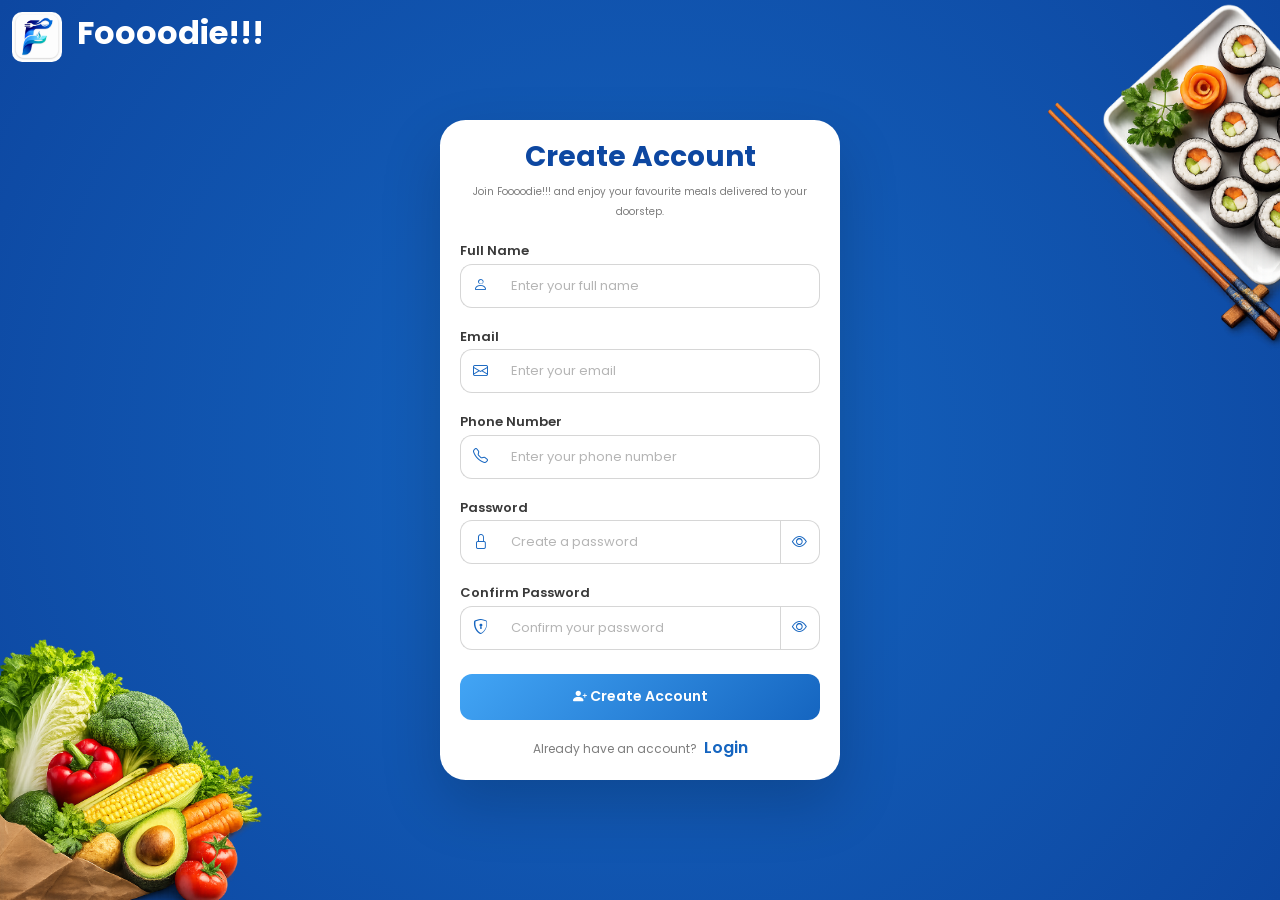
<file: index.html>
<!DOCTYPE html>
<html lang="en">

<head>

    <meta charset="UTF-8">

    <meta name="viewport" content="width=device-width, initial-scale=1.0">

    <title>Foooodie!!! | Register</title>

    <!-- Bootstrap CSS -->
    <link href="https://cdn.jsdelivr.net/npm/bootstrap@5.3.7/dist/css/bootstrap.min.css" rel="stylesheet">

    <!-- Bootstrap Icons -->
    <link rel="stylesheet" href="https://cdn.jsdelivr.net/npm/bootstrap-icons@1.13.1/font/bootstrap-icons.min.css">

    <!-- Google Font -->
    <link href="https://fonts.googleapis.com/css2?family=Poppins:wght@300;400;500;600;700;800&display=swap"
        rel="stylesheet">

    <!-- CSS -->
    <link rel="stylesheet" href="css/common.css">
    <link rel="stylesheet" href="css/register.css">

</head>

<body>

    <div class="page">

        <!-- ===========================
                BRAND
        ============================ -->

        <header class="brand">

            <div class="logo-box">
                <img src="assets/images/logo.png" alt="Foooodie Logo">
            </div>

            <h1>Foooodie!!!</h1>

        </header>


        <!-- ===========================
                MAIN SECTION
        ============================ -->

        <div class="container-fluid">

            <div class="row align-items-center justify-content-center page-row">

                <!-- LEFT IMAGE -->

                <div class="col-lg-3 left-side">

                    <img src="assets/images/vegetables-left.png" class="left-image" alt="Vegetables">

                </div>


                <!-- REGISTER CARD -->

                <div class="col-lg-6 d-flex justify-content-center">

                    <div class="register-card">

                        <!-- CARD HEADER -->

                        <div class="card-header">

                            <h2>Create Account</h2>

                            <p>
                                Join Foooodie!!! and enjoy your favourite meals delivered to your doorstep.
                            </p>

                        </div>

                        <!-- FORM -->

                        <form id="registerForm" action="RegisterServlet" method="post">

                            <!-- Full Name -->

                            <div class="mb-3">

                                <label class="form-label">
                                    Full Name
                                </label>

                                <div class="input-group">

                                    <span class="input-group-text">
                                        <i class="bi bi-person"></i>
                                    </span>

                                    <input type="text" id="fullname" name="fullname" class="form-control"
                                        placeholder="Enter your full name" required>

                                </div>

                            </div>


                            <!-- Email -->

                            <div class="mb-3">

                                <label class="form-label">
                                    Email
                                </label>

                                <div class="input-group">

                                    <span class="input-group-text">
                                        <i class="bi bi-envelope"></i>
                                    </span>

                                    <input type="email" id="email" name="email" class="form-control"
                                        placeholder="Enter your email" required>

                                </div>

                            </div>


                            <!-- Phone Number -->

                            <div class="mb-3">

                                <label class="form-label">
                                    Phone Number
                                </label>

                                <div class="input-group">

                                    <span class="input-group-text">
                                        <i class="bi bi-telephone"></i>
                                    </span>

                                    <input type="tel" id="phone" name="phone" class="form-control"
                                        placeholder="Enter your phone number" required>

                                </div>

                            </div>


                            <!-- Password -->

                            <div class="mb-3">

                                <label class="form-label">
                                    Password
                                </label>

                                <div class="input-group">

                                    <span class="input-group-text">
                                        <i class="bi bi-lock"></i>
                                    </span>

                                    <input type="password" id="password" name="password" class="form-control"
                                        placeholder="Create a password" required>

                                    <span class="input-group-text password-toggle" id="togglePassword"><i class="bi bi-eye"></i></span>

                                </div>

                            </div>


                            <!-- Confirm Password -->

                            <div class="mb-3">

                                <label class="form-label">
                                    Confirm Password
                                </label>

                                <div class="input-group">

                                    <span class="input-group-text">
                                        <i class="bi bi-shield-lock"></i>
                                    </span>

                                    <input type="password" id="confirmPassword" name="confirmPassword"
                                        class="form-control" placeholder="Confirm your password" required>

                                    <span class="input-group-text password-toggle" id="toggleConfirmPassword"><i class="bi bi-eye"></i></span>

                                </div>

                            </div>


                            <!-- REGISTER BUTTON -->

                            <div class="d-grid mt-4">

                                <button type="submit" class="btn register-btn">

                                    <i class="bi bi-person-plus-fill"></i>

                                    Create Account

                                </button>

                            </div>


                            <!-- LOGIN LINK -->

                            <div class="text-center mt-3">

                                <span class="login-text">

                                    Already have an account?

                                </span>

                                <a href="login.html" class="login-link">

                                    Login

                                </a>

                            </div>

                        </form>

                    </div>

                </div>


                <!-- RIGHT IMAGE -->

                <div class="col-lg-3 right-side">

                    <img src="assets/images/sushi-right.png" class="right-image" alt="Sushi">

                </div>

            </div>

        </div>

    </div>

    <!-- Bootstrap JS -->

    <script src="https://cdn.jsdelivr.net/npm/bootstrap@5.3.7/dist/js/bootstrap.bundle.min.js"></script>

    <!-- Validation -->

    <script src="js/validation.js"></script>

</body>

</html>
</file>
<file: css/common.css>
/* =====================================================
                GOOGLE FONT
===================================================== */

@import url('https://fonts.googleapis.com/css2?family=Poppins:wght@300;400;500;600;700;800&display=swap');


/* =====================================================
                ROOT COLORS
===================================================== */

:root{

    --primary:#0D47A1;
    --secondary:#1565C0;
    --accent:#1E88E5;
    --light:#42A5F5;

    --white:#ffffff;
    --black:#000000;

    --text:#1f2937;
    --grey:#6b7280;

    --border:#d9d9d9;

    --shadow:0 15px 40px rgba(0,0,0,.18);

    --radius:22px;

}


/* =====================================================
                RESET
===================================================== */

*{

    margin:0;
    padding:0;
    box-sizing:border-box;

}


html{

    scroll-behavior:smooth;

}


body{

    font-family:'Poppins',sans-serif;

    overflow-x:hidden;

}


/* =====================================================
                IMAGES
===================================================== */

img{

    max-width:100%;
    display:block;

}


/* =====================================================
                LINKS
===================================================== */

a{

    text-decoration:none;

}


/* =====================================================
                BUTTONS
===================================================== */

button{

    cursor:pointer;
    border:none;

}


/* =====================================================
                INPUTS
===================================================== */

input,
textarea{

    outline:none;

}


/* =====================================================
                SCROLLBAR
===================================================== */

::-webkit-scrollbar{

    width:10px;

}

::-webkit-scrollbar-track{

    background:#ececec;

}

::-webkit-scrollbar-thumb{

    background:var(--accent);

    border-radius:20px;

}

::-webkit-scrollbar-thumb:hover{

    background:var(--primary);

}


/* =====================================================
                SELECTION
===================================================== */

::selection{

    background:var(--accent);
    color:var(--white);

}
</file>
<file: css/register.css>
/*=================================================

BACKGROUND

=================================================*/

.page {

    min-height: 100vh;
    width: 100%;

    background: radial-gradient(circle, #1565C0, #0D47A1);

    overflow: hidden;
    position: relative;

}



/*=================================================

ROW

=================================================*/

.page-row {

    min-height: 100vh;

    display: flex;
    align-items: center;

}



/*=================================================

LOGO

=================================================*/

.brand {

    position: absolute;

    top: 12px;
    left: 12px;

    display: flex;
    align-items: center;
    gap: 15px;

    z-index: 100;

}

.logo-box img {

    width: 50px;

    border-radius: 10px;

}

.brand h1 {

    color: white;

    font-size: clamp(26px, 2.5vw, 34px);

    font-weight: 700;

}



/*=================================================

LEFT

=================================================*/

.left-side {

    position: relative;

    height: 100vh;

}

.left-image {

    position: absolute;

    bottom: -10px;


    left: clamp(-80px, -2vw, -20px);

    width: clamp(520px, 28vw, 520px);

    max-width: none;

}



/*=================================================

RIGHT

=================================================*/

.right-side {

    position: relative;

    height: 100vh;

}

.right-image {

    position: absolute;

    top: -50px;

    right: clamp(-80px, -2vw, 0px);

    width: clamp(600px, 32vw, 600px);

    max-width: none;

}



/*=================================================

CARD

=================================================*/

.register-card {

    width: min(90vw, 400px);

    min-height: 580px;

    background: white;

    border-radius: clamp(24px, 2vw, 32px);

    padding: clamp(18px, 2vw, 20px);

    box-shadow: 0 25px 60px rgba(0, 0, 0, .18);

}



/*=================================================

CARD HEADER

=================================================*/

.card-header {

    text-align: center;

    margin-bottom: 10px;

}

.card-header h2 {

    color: #0D47A1;

    font-size: clamp(28px, 2vw, 32px);

    font-weight: 700;

    margin-bottom: 8px;

}

.card-header p {

    color: #7d7d7d;

    font-size: 10px;

    line-height: 20px;

}



/*=================================================

FORM

=================================================*/

.form-label {

    font-size: 13px;

    font-weight: 600;

    color: #3a3a3a;

    margin-bottom: 3px;

}

.input-group {

    margin-bottom: 14px;

    transition: .25s;

}

.input-group:focus-within {

    box-shadow: 0 0 0 4px rgba(21, 101, 192, .12);

    border-radius: 12px;

}

.input-group-text {

    background: #ffffff;

    border: 1px solid #d6d6d6;

    border-right: none;

    border-radius: 12px 0 0 12px;

    color: #1565C0;

    transition: .25s;

}

.input-group>.input-group-text:last-child {

    border-left: none;

    border-right: 1px solid #d6d6d6;

    border-radius: 0 12px 12px 0;

}

.input-group-text i {

    font-size: 15px;

}

.form-control {

    height: clamp(40px, 5vw, 44px);

    border: 1px solid #d6d6d6;

    border-left: none;

    border-radius: 0 12px 12px 0;

    font-size: 13px;

    transition: .25s;

}

.form-control::placeholder {

    color: #b5b5b5;

}

.form-control:focus {

    border-color: #1565C0;

    box-shadow: none;

    z-index: 2;

}

.input-group:focus-within .input-group-text {

    border-color: #1565C0;

}



/*=================================================

PASSWORD TOGGLE

=================================================*/

.password-toggle {

    cursor: pointer;

    user-select: none;

}

.password-toggle:hover i {

    color: #0D47A1;

}



/*=================================================

REGISTER BUTTON

=================================================*/

.register-btn {

    width: 100%;

    height: clamp(42px, 5vw, 46px);

    border: none;

    border-radius: 12px;

    background: linear-gradient(135deg,
            #42A5F5,
            #1565C0);

    color: white;

    font-size: 14px;

    font-weight: 600;

    transition: .3s;

}

.register-btn:hover {

    background: linear-gradient(135deg,
            #1565C0,
            #0D47A1);

    transform: translateY(-2px);

    box-shadow: 0 8px 20px rgba(21, 101, 192, .25);

}

.register-btn:active {

    transform: scale(.98);

}

.register-btn:focus {

    box-shadow: none;

}



/*=================================================

LOGIN LINK

=================================================*/

.login-text {

    font-size: 12px;

    color: #7d7d7d;

}

.login-link {

    color: #1565C0;

    text-decoration: none;

    font-weight: 600;

    margin-left: 4px;

    transition: .3s;

}

.login-link:hover {

    color: #0D47A1;

    text-decoration: underline;

}



/*=================================================

RESPONSIVE

=================================================*/

@media(max-width:992px) {

    .left-image,
    .right-image {

        display: none;

    }

    .brand {

        left: 20px;

        top: 20px;

    }

    .register-card {

        width: min(92vw, 420px);

    }

}

@media(max-width:576px) {

    .brand h1 {

        font-size: 28px;

    }

    .logo-box img {

        width: 42px;

    }

    .register-card {

        width: min(95vw, 400px);

        min-height: auto;

        border-radius: 24px;

    }

}
</file>
